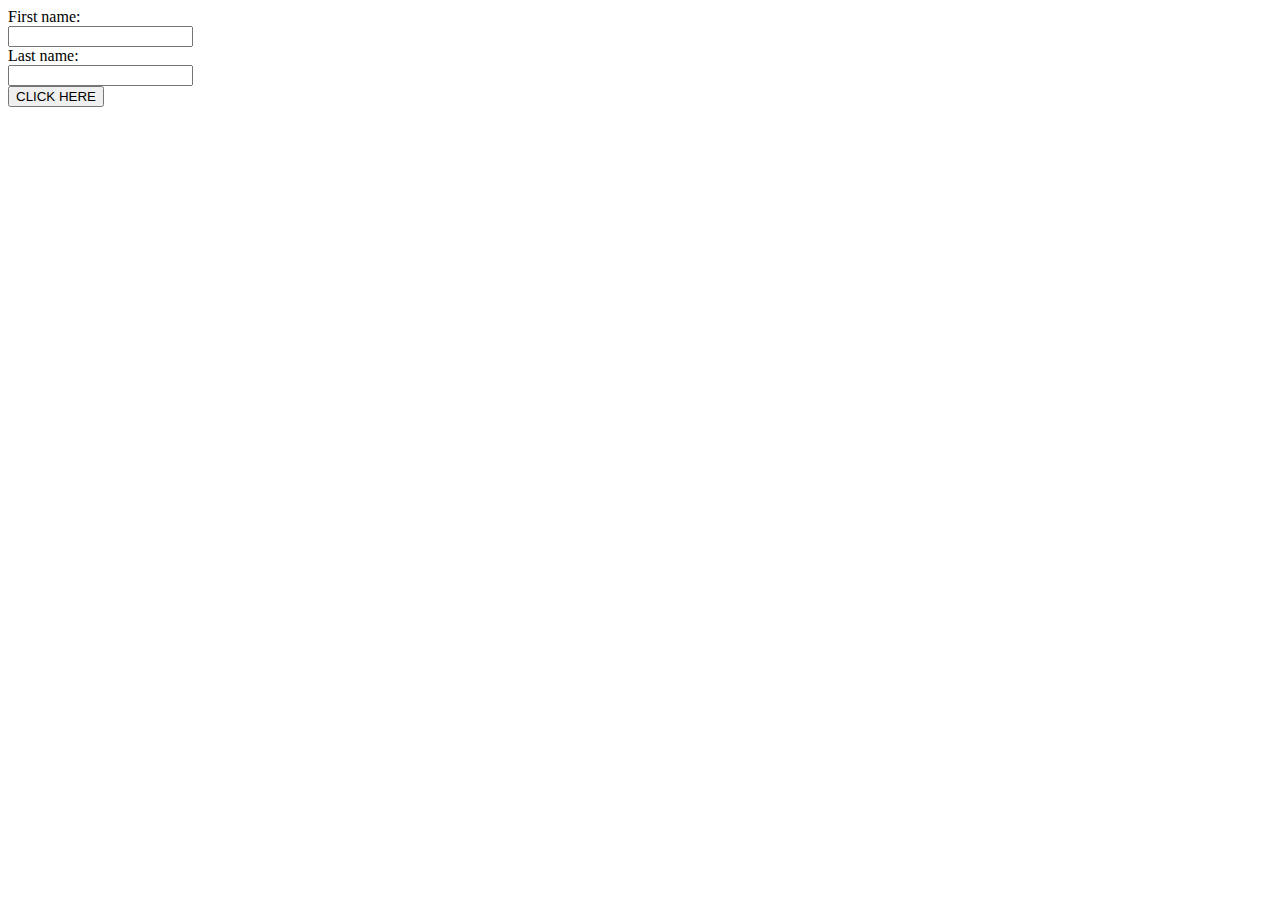
<file: login.html>
<!DOCTYPE html>
<html lang="en">
  <head>
    <meta charset="UTF-8" />
    <meta http-equiv="X-UA-Compatible" content="IE=edge" />
    <meta name="viewport" content="width=device-width, initial-scale=1.0" />
    <title>Document</title>
    <script src="script.js"></script>
  </head>
  <body>
    <form>
      <label id="indicator"> </label>
      <label for="fname">First name:</label><br />
      <input type="text" id="fname" name="fname" /><br />
      <label for="lname">Last name:</label><br />
      <input type="password" id="lname" name="lname" />
      <br />
      <button onclick="myfunction()">CLICK HERE</button>
    </form>
  </body>
</html>
</file>
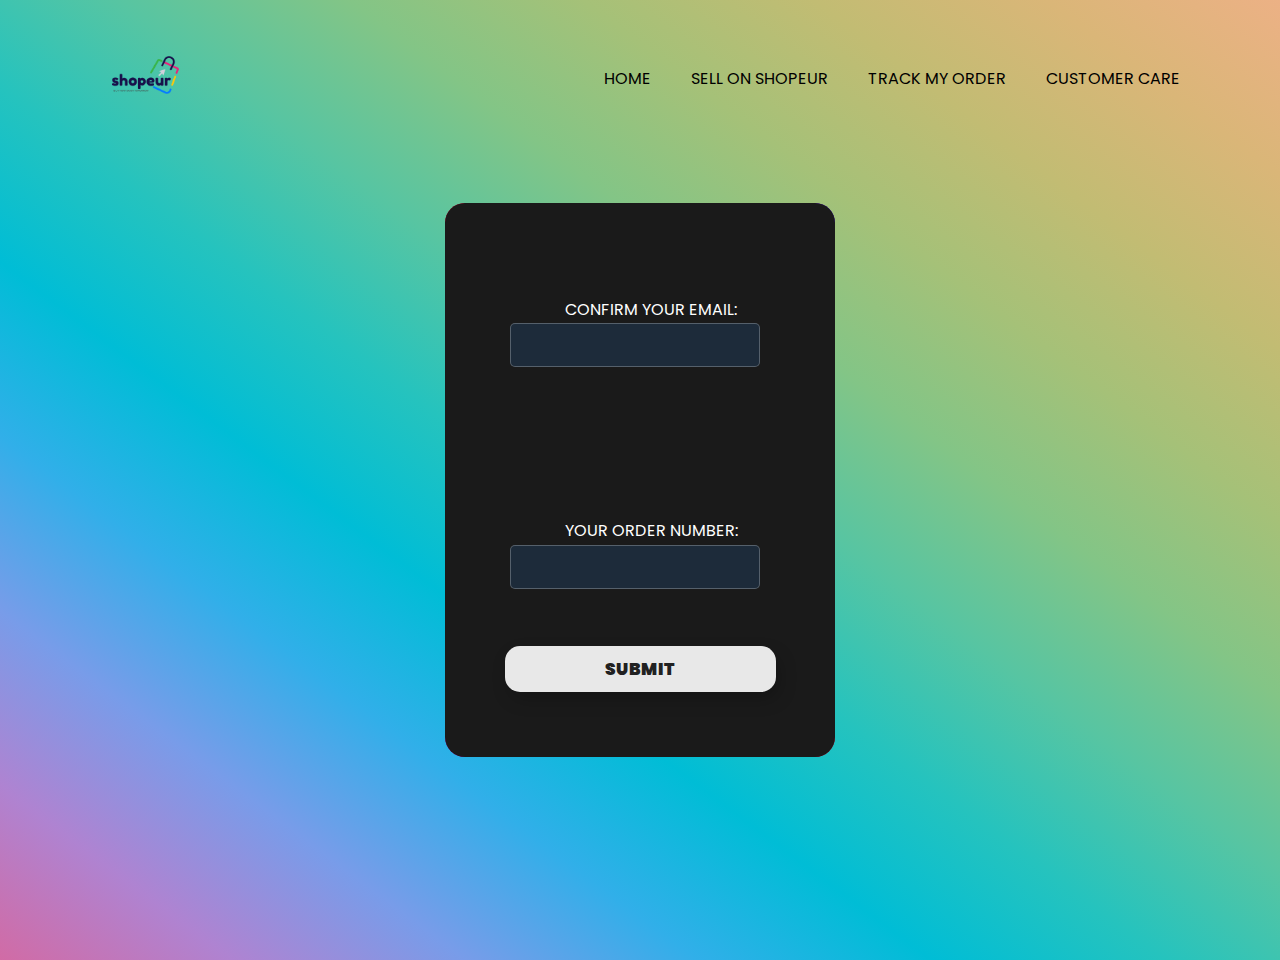
<file: E-COMMERCE WEB/box.html>
<!DOCTYPE html>
<html lang="en">
<head>
    <meta charset="UTF-8">
    <meta name="viewport" content="width=device-width, initial-scale=1.0">
    <Title> Shopeur </Title>
    <link rel="stylesheet" href="box.css">
    <link rel="shortcut icon" type="home-icon" href="images/tablogo3.ico">
</head>
<body2>
    <section class="main">
        <header>
            <a href="#"><img src="images/logo.png" class="logo"></a>
            <div class="toggle"></div>
            <ul class="navigation">
                <li><a href="index.htm">HOME</a></li>
                <li><a href="#">SELL ON SHOPEUR</a></li>
                <li><a href="#">TRACK MY ORDER</a></li>
                <li><a href="#">CUSTOMER CARE</a></li>
            </ul>
        </header>
</body2>
<body>
<div class="card">
    <div class="card2">
        <div class="inputBox">
            <input type="text" required="required">
            <span>Confirm your email:</span>
        </div>    
        <div class="inputBox">
            <input type="text" required="required">
            <span>Your Order Number:</span>
        </div>
        <button type="submit" class="btn">SUBMIT</button>
        </div>
    </div>
  </div>
</body>

</html>
</file>
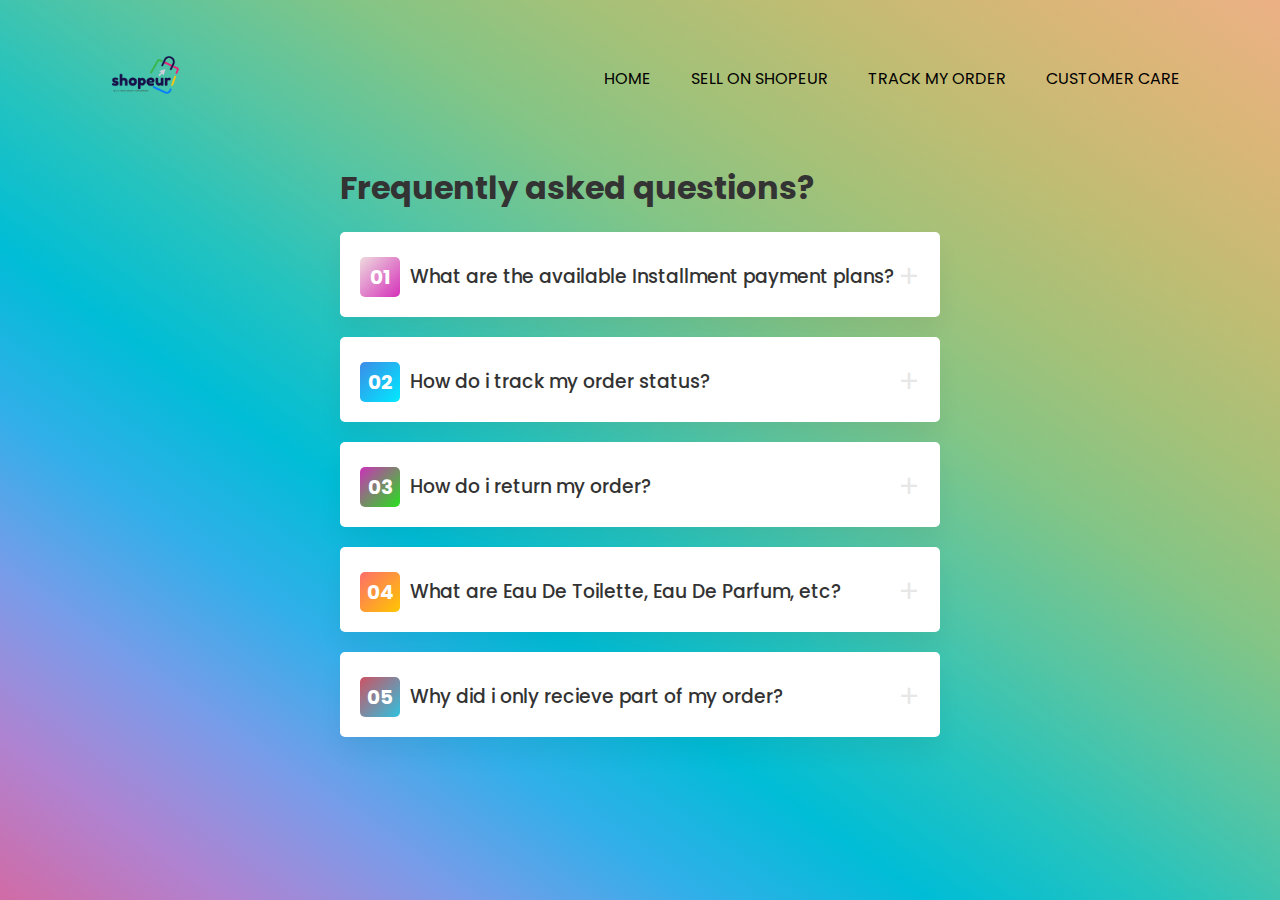
<file: E-COMMERCE WEB/care.html>
<!DOCTYPE html>
<html lang="en">
<head>
    <meta charset="UTF-8">
    <meta name="viewport" content="width=device-width, initial-scale=1.0">
    <Title> Shopeur </Title>
    <link rel="stylesheet" href="care.css">
    <link rel="shortcut icon" type="home-icon" href="images/tablogo3.ico">
</head>

<section class="main">
    <header>
        <a href="home.html"><img src="images/logo.png" class="logo"></a>
        <div class="toggle"></div>
        <ul class="navigation">
            <li><a href="home.html">HOME</a></li>
            <li><a href="sell.html">SELL ON SHOPEUR</a></li>
            <li><a href="track.html">TRACK MY ORDER</a></li>
            <li><a href="care.html">CUSTOMER CARE</a></li>
        </ul>
    </header>
<body>
    <div class="container">
        <h1>Frequently asked questions?</h1>
        <div class="tab">
            <input type="radio" name="acc" id="acc1">
            <label for="acc1">
                <h2>01</h2>
                <h3>What are the available Installment payment plans?</h3>
            </label>
            <div class="content"><p>I. For Credit card holders</p><p><b>A.</b> BDO Credit card</p><p>BDO Credit Card We offer 3-month, 6-month, 12-month, 18-month, 24-month and 36-month payment installations to all BDO credit cardholders. Minimum purchase for BDO Installment is Php 2,000</p>
                <p><b>B.</b> Mastercard</p><p>Mastercard We offer 3-month, 6-month, 12-month installations to all Mastercard holders.</p>
            </div>
        </div>
        <div class="tab">
            <input type="radio" name="acc" id="acc2">
            <label for="acc2">
                <h2>02</h2>
                <h3>How do i track my order status?</h3>
            </label>
            <div class="content"><p><b>I.</b> Go to our site Shopeur.ph, then click track my order and u need to put your email and order numbers.</p>
            </div>
        </div>        
        <div class="tab">
            <input type="radio" name="acc" id="acc3">
            <label for="acc3">
                <h2>03</h2>
                <h3>How do i return my order?</h3>
            </label>
            <div class="content"><p><b>I.</b><b> A.</b> You may return your order for a refund or replacement to Clothing Shop Online within 30 days of the purchase date by visiting the <a href="#">returns page.</a> You are responsible for inspecting the garments before performing any alterations or embellishments. Depending on the reason for your return, you may be responsible for shipping and handling charges.</p>
                <p><b> B.</b> We highly recommend saving the receipt or tracking details verifying the return of your goods. If you have a problem or discrepancy (including shortages, damages, etc.) with an order contact us within 72 hours of receiving goods.</p>
                <p><b> C.</b> Please note we are not able to accommodate any style, color or size swap or exchange requests via a replacement order. Items that have been printed, washed, decorated and masks which are final sale items are not eligible for return.</p>
            </div>
        </div>
        <div class="tab">
            <input type="radio" name="acc" id="acc4">
            <label for="acc4">
                <h2>04</h2>
                <h3>What are Eau De Toilette, Eau De Parfum, etc?</h3>
            </label>
            <div class="content"><p><b>I.</b> These terms refer to the strength of the fragrance, or more specifically, to how much high grade alcohol and/or water has been added to the fragrance oils. Parfum (generally the most concentrated form you can buy) has 15-25% perfume oil dissolved in alcohol. Any mixture with a lower proportion of oil to alcohol is an eau (water).</p>
            </div>
        </div>
        <div class="tab">
            <input type="radio" name="acc" id="acc5">
            <label for="acc5">
                <h2>05</h2>
                <h3>Why did i only recieve part of my order?</h3>
            </label>
            <div class="content"><p><b>I.</b> Don't worry, it's on its way! While we do our best to ship all orders in one package, there are times when orders will ship from multiple warehouses. If you did not receive multiple tracking numbers, please reach out to our customer service team for assistance.</p>
            </div>
        </div>
    </div>
</body>
</html>
</file>
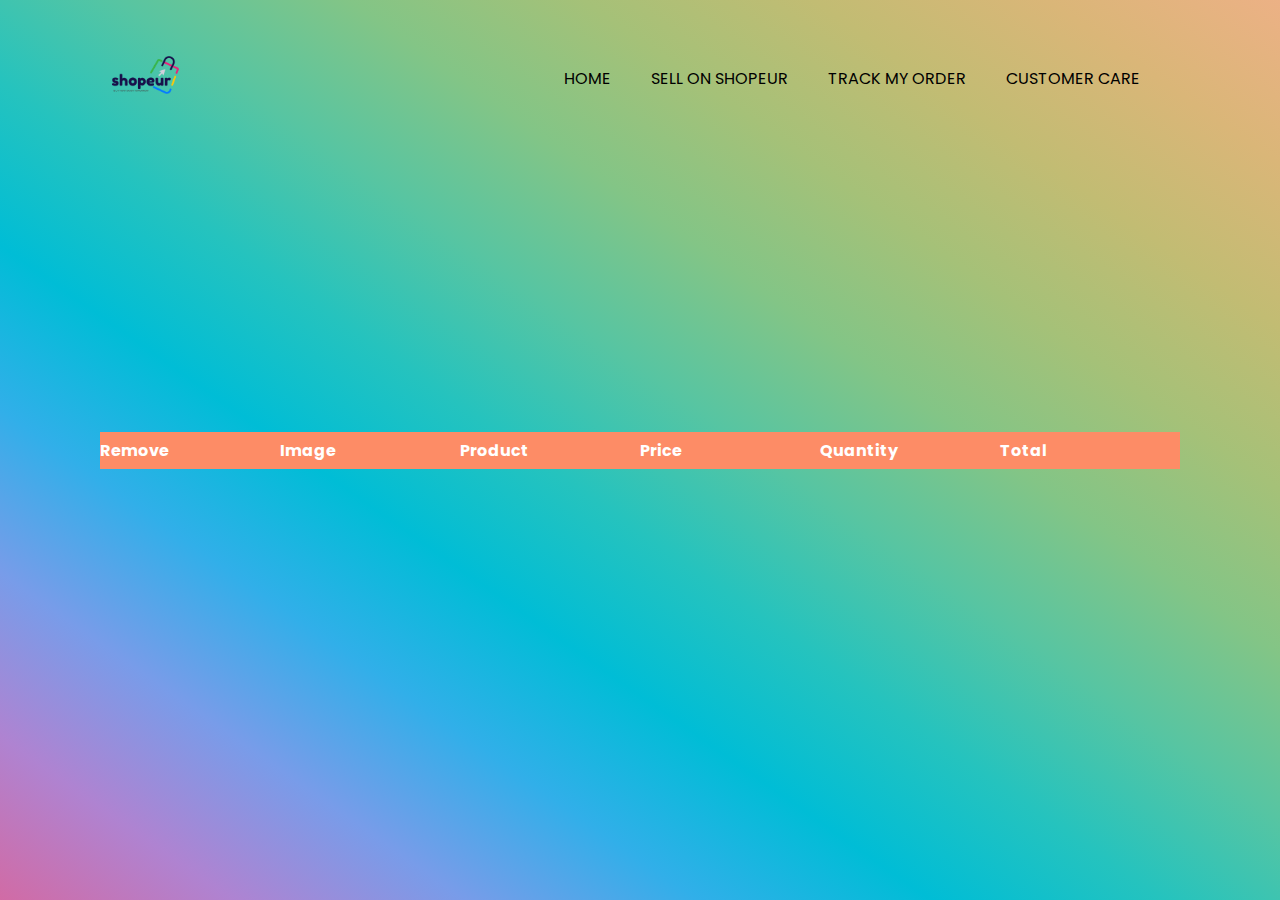
<file: E-COMMERCE WEB/cart.html>
<!DOCTYPE html>
<html lang="en">
<head>
    <meta charset="UTF-8">
    <meta name="viewport" content="width=device-width, initial-scale=1.0">
    <Title> Cart </Title>
    <link rel="stylesheet" href="https://cdnjs.cloudflare.com/ajax/libs/font-awesome/4.7.0/css/font-awesome.css" integrity="sha512-5A8nwdMOWrSz20fDsjczgUidUBR8liPYU+WymTZP1lmY9G6Oc7HlZv156XqnsgNUzTyMefFTcsFH/tnJE/+xBg==" crossorigin="anonymous" referrerpolicy="no-referrer" />
    <link rel="stylesheet" href="cart.css">
    <link rel="shortcut icon" type="home-icon" href="images/tablogo3.ico">
</head>
<body>
    <section class="main">
        <header>
            <a href="home.htm"><img src="images/logo.png" class="logo"></a>
            <div class="toggle"></div>
            <ul class="navigation">
                <li><a href="home.html">HOME</a></li>
                <li><a href="sell.html">SELL ON SHOPEUR</a></li>
                <li><a href="track.html">TRACK MY ORDER</a></li>
                <li><a href="care.html">CUSTOMER CARE</a></li>
                <li><a href="#"><ion-icon name="cart-outline"></ion-icon></a></li>
            </ul>
        </header>
<section2 id="cart-container" class="container my-5">
    <table width="100%">
        <thead>
            <tr>
                <td>Remove</td>
                <td>Image</td>
                <td>Product</td>
                <td>Price</td>
                <td>Quantity</td>
                <td>Total</td>
           </tr>
        </thead>
        <tbody>
            <tr>
                <td><a href="#"><ion-icon name="trash-outline"></ion-icon></i></a></td>
            </tr>
        </tbody>
    </table>
</section2>

    </section>
    </body>
    </html>
</file>
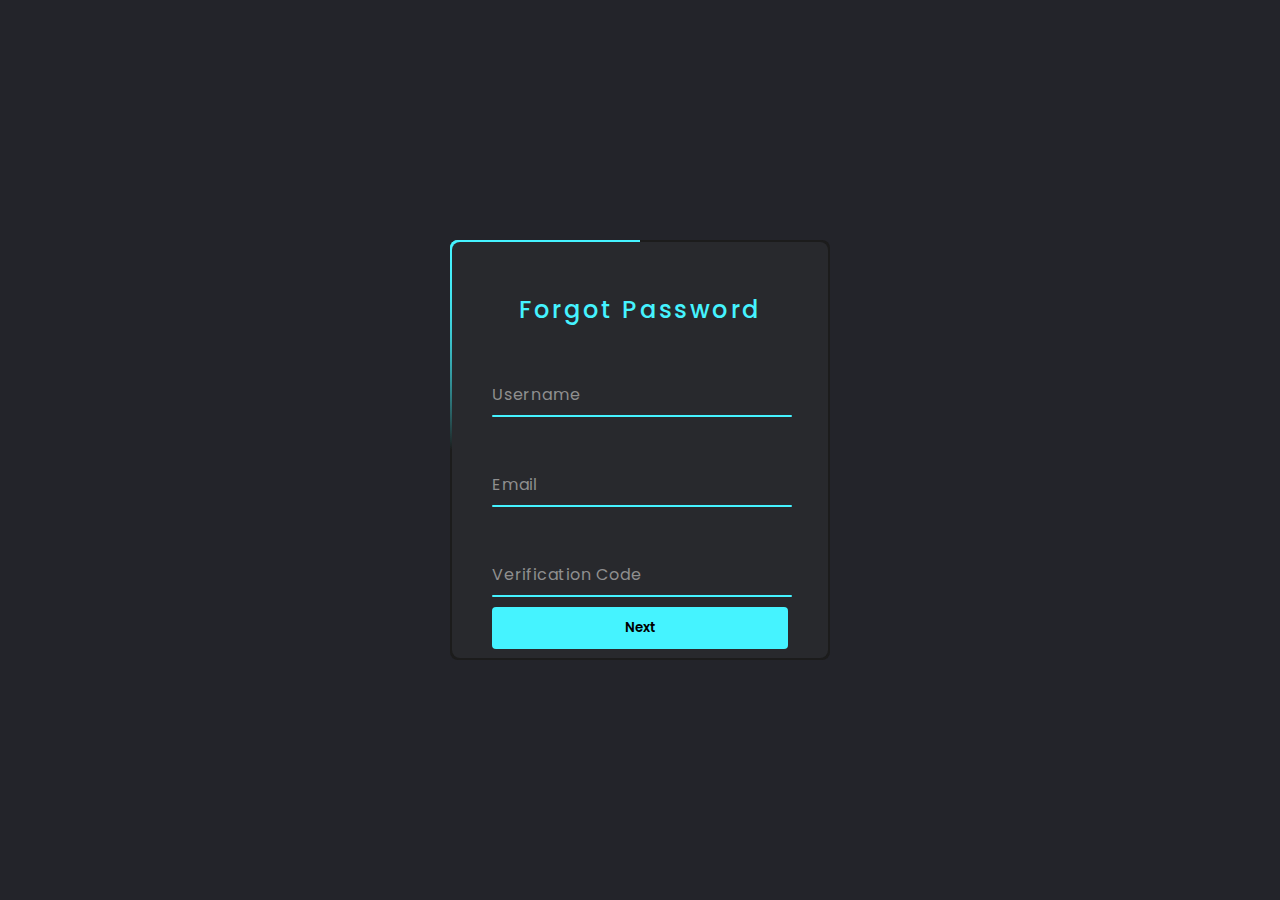
<file: E-COMMERCE WEB/forgot.html>
<!DOCTYPE html>
<html lang="en">
  <head>
    <meta charset="UTF-8" />
    <title>Forgot password</title>
    <link rel="stylesheet" href="forgot.css" />
  </head>
  <body>
    <div class="box">
      <form autocomplete="off">
        <h2>Forgot Password</h2>
        <div class="inputBox">
          <input type="text" required="required" />
          <span>Username</span>
          <i></i>
        </div>
        <div class="inputBox">
          <input type="password" required="required" />
          <span>Email</span>
          <i></i>
        </div>
        <div class="inputBox">
          <input type="password" required="required" />
          <span>Verification Code</span>
          <i></i>
        </div>
        <input type="submit" value="Next" />
      </form>
    </div>
  </body>
</html>
</file>
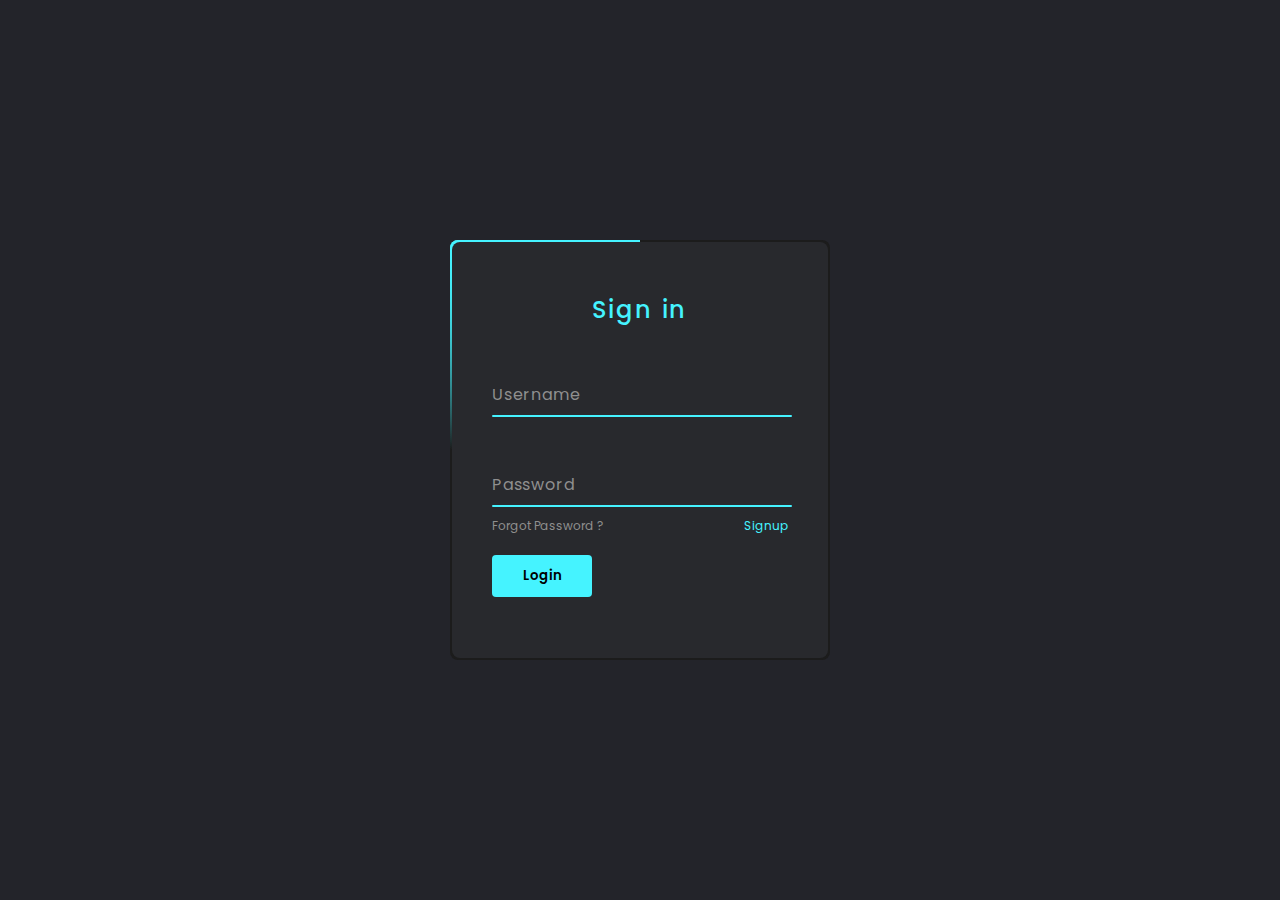
<file: E-COMMERCE WEB/login.html>
<!DOCTYPE html>
<html lang="en">
  <head>
    <meta charset="UTF-8" />
    <title>Login</title>
    <link rel="stylesheet" href="login.css" />
    <link rel="shortcut icon" type="home-icon" href="images/tablogo3.ico" />
  </head>
  <body>
    <div class="box">
      <form autocomplete="off">
        <h2>Sign in</h2>
        <div class="inputBox">
          <input type="text" required="required" />
          <span>Username</span>
          <i></i>
        </div>
        <div class="inputBox">
          <input type="password" required="required" />
          <span>Password</span>
          <i></i>
        </div>
        <div class="links">
          <a href="forgot.html">Forgot Password ?</a>
          <a href="signup.html">Signup</a>
        </div>
        <input type="submit" value="Login" />
      </form>
    </div>
  </body>
</html>
</file>
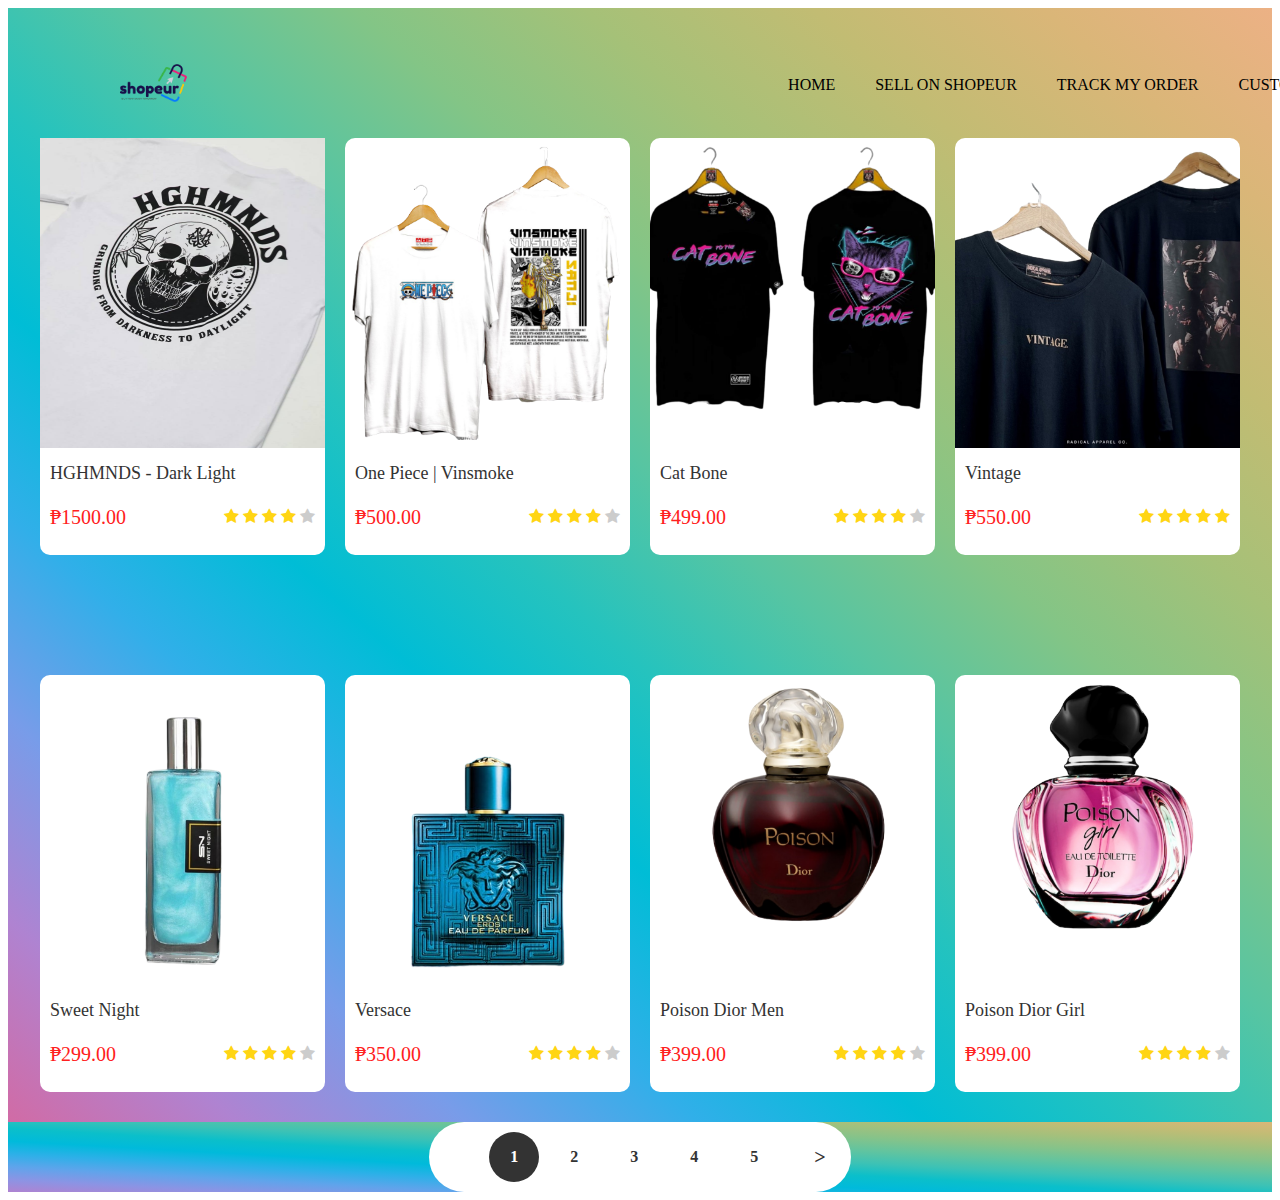
<file: E-COMMERCE WEB/sell.html>
<!DOCTYPE html>
<html lang="en">
<head>
    <meta charset="UTF-8">
    <meta name="viewport" content="width=device-width, initial-scale=1.0">
    <Title> Sell on Shopeur </Title>
    <link rel="stylesheet" href="https://cdnjs.cloudflare.com/ajax/libs/font-awesome/4.7.0/css/font-awesome.css" integrity="sha512-5A8nwdMOWrSz20fDsjczgUidUBR8liPYU+WymTZP1lmY9G6Oc7HlZv156XqnsgNUzTyMefFTcsFH/tnJE/+xBg==" crossorigin="anonymous" referrerpolicy="no-referrer" />
    <link rel="stylesheet" href="sell.css">
    <link rel="shortcut icon" type="home-icon" href="images/tablogo3.ico">
</head>
<body>
    <section class="main">
        <header>
            <a href="home.html"><img src="images/logo.png" class="logo"></a>
            <div class="toggle"></div>
            <ul class="navigation">
                <li><a href="home.html">HOME</a></li>
                <li><a href="sell.html">SELL ON SHOPEUR</a></li>
                <li><a href="track.html">TRACK MY ORDER</a></li>
                <li><a href="care.html">CUSTOMER CARE</a></li>
            </ul>
        </header>
        <div class="container">
            <div class="card">
                <div class="imgBx">
                    <img src="images/HGHMNDS - DARK LIGHT.jpg">
                <ul class="action">
                    <li><i class="fa fa-heart" aria-hidden="true"></i>
                        <span>Add to Wishlist</span>
                    </li>
                    <li><i class="fa fa-shopping-cart" aria-hidden="true"></i>
                        <span>Add to Cart</span>
                    </li>
                    <li><i class="fa fa-eye" aria-hidden="true"></i>
                        <span>View Details</span>
                    </li>
                </ul>
                </div>
                <div class="content">
                    <div class="productName">
                        <h3>HGHMNDS - Dark Light</h3>
                    </div>
                <div class="price_rating">
                        <h2>₱1500.00</h2>
                <div class="rating">
                    <i class="fa fa-star" aria-hidden="true"></i>
                    <i class="fa fa-star" aria-hidden="true"></i>
                    <i class="fa fa-star" aria-hidden="true"></i>
                    <i class="fa fa-star" aria-hidden="true"></i>
                    <i class="fa grey fa-star" aria-hidden="true"></i>
                </div>
                </div>
            </div>
        </div>
        <div class="card">
                <div class="imgBx">
                    <img src="images/clothingline3.png">
                <ul class="action">
                    <li><i class="fa fa-heart" aria-hidden="true"></i>
                        <span>Add to Wishlist</span>
                    </li>
                    <li><i class="fa fa-shopping-cart" aria-hidden="true"></i>
                        <span>Add to Cart</span>
                    </li>
                    <li><i class="fa fa-eye" aria-hidden="true"></i>
                        <span>View Details</span>
                    </li>
                </ul>
                </div>
            <div class="content">
                <div class="productName">
                    <h3>One Piece | Vinsmoke </h3>
                </div>
                <div class="price_rating">
                    <h2>₱500.00</h2>
                <div class="rating">
                    <i class="fa fa-star" aria-hidden="true"></i>
                    <i class="fa fa-star" aria-hidden="true"></i>
                    <i class="fa fa-star" aria-hidden="true"></i>
                    <i class="fa fa-star" aria-hidden="true"></i>
                    <i class="fa fa-star grey" aria-hidden="true"></i>
                </div>
                </div>
            </div>
        </div>
        <div class="card">
                <div class="imgBx">
                    <img src="images/clothingline4.png">
                <ul class="action">
                    <li><i class="fa fa-heart" aria-hidden="true"></i>
                        <span>Add to Wishlist</span>
                    </li>
                    <li><i class="fa fa-shopping-cart" aria-hidden="true"></i>
                        <span>Add to Cart</span>
                    </li>
                    <li><i class="fa fa-eye" aria-hidden="true"></i>
                        <span>View Details</span>
                    </li>
                </ul>
                </div>
            <div class="content">
                    <div class="productName">
                        <h3>Cat Bone</h3>
                    </div>
                <div class="price_rating">
                    <h2>₱499.00</h2>
                <div class="rating">
                    <i class="fa fa-star" aria-hidden="true"></i>
                    <i class="fa fa-star" aria-hidden="true"></i>
                    <i class="fa fa-star" aria-hidden="true"></i>
                    <i class="fa fa-star" aria-hidden="true"></i>
                    <i class="fa fa-star grey" aria-hidden="true"></i>
                </div>
                </div>
            </div>
        </div>
        <div class="card">
                <div class="imgBx">
                    <img src="images/clothingline5.png">
                <ul class="action">
                    <li><i class="fa fa-heart" aria-hidden="true"></i>
                        <span>Add to Wishlist</span>
                    </li>
                    <li><i class="fa fa-shopping-cart" aria-hidden="true"></i>
                        <span>Add to Cart</span>
                    </li>
                    <li><i class="fa fa-eye" aria-hidden="true"></i>
                        <span>View Details</span>
                    </li>
                </ul>
                </div>
            <div class="content">
                <div class="productName">
                    <h3>Vintage</h3>
                </div>
                <div class="price_rating">
                    <h2>₱550.00</h2>
                <div class="rating">
                    <i class="fa fa-star" aria-hidden="true"></i>
                    <i class="fa fa-star" aria-hidden="true"></i>
                    <i class="fa fa-star" aria-hidden="true"></i>
                    <i class="fa fa-star" aria-hidden="true"></i>
                    <i class="fa fa-star" aria-hidden="true"></i>
                </div>
                </div>
            </div>
        </div>
        <div class="card">
            <div class="imgBx">
                <img src="images/sweetnight.png">
            <ul class="action">
                <li><i class="fa fa-heart" aria-hidden="true"></i>
                    <span>Add to Wishlist</span>
                </li>
                <li><i class="fa fa-shopping-cart" aria-hidden="true"></i>
                    <span>Add to Cart</span>
                </li>
                <li><i class="fa fa-eye" aria-hidden="true"></i>
                    <span>View Details</span>
                </li>
            </ul>
            </div>
            <div class="content">
                <div class="productName">
                    <h3>Sweet Night</h3>
                </div>
                <div class="price_rating">
                    <h2>₱299.00</h2>
                <div class="rating">
                    <i class="fa fa-star" aria-hidden="true"></i>
                    <i class="fa fa-star" aria-hidden="true"></i>
                    <i class="fa fa-star" aria-hidden="true"></i>
                    <i class="fa fa-star" aria-hidden="true"></i>
                    <i class="fa fa-star grey" aria-hidden="true"></i>
                </div>
                </div>
            </div>
        </div>
        <div class="card">
            <div class="imgBx">
                <img src="images/versace.jpg">
            <ul class="action">
                <li><i class="fa fa-heart" aria-hidden="true"></i>
                    <span>Add to Wishlist</span>
                </li>
                <li><i class="fa fa-shopping-cart" aria-hidden="true"></i>
                    <span>Add to Cart</span>
                </li>
                <li><i class="fa fa-eye" aria-hidden="true"></i>
                    <span>View Details</span>
                </li>
            </ul>
            </div>
            <div class="content">
                <div class="productName">
                    <h3>Versace</h3>
                </div>
                <div class="price_rating">
                    <h2>₱350.00</h2>
                <div class="rating">
                    <i class="fa fa-star" aria-hidden="true"></i>
                    <i class="fa fa-star" aria-hidden="true"></i>
                    <i class="fa fa-star" aria-hidden="true"></i>
                    <i class="fa fa-star" aria-hidden="true"></i>
                    <i class="fa fa-star grey" aria-hidden="true"></i>
                </div>
                </div>
            </div>
        </div>
        <div class="card">
            <div class="imgBx">
                <img src="images/poisondior.png">
            <ul class="action">
                <li><i class="fa fa-heart" aria-hidden="true"></i>
                    <span>Add to Wishlist</span>
                </li>
                <li><i class="fa fa-shopping-cart" aria-hidden="true"></i>
                    <span>Add to Cart</span>
                </li>
                <li><i class="fa fa-eye" aria-hidden="true"></i>
                    <span>View Details</span>
                </li>
            </ul>
            </div>
            <div class="content">
                <div class="productName">
                    <h3>Poison Dior Men</h3>
                </div>
                <div class="price_rating">
                    <h2>₱399.00</h2>
                <div class="rating">
                    <i class="fa fa-star" aria-hidden="true"></i>
                    <i class="fa fa-star" aria-hidden="true"></i>
                    <i class="fa fa-star" aria-hidden="true"></i>
                    <i class="fa fa-star" aria-hidden="true"></i>
                    <i class="fa fa-star grey" aria-hidden="true"></i>
                </div>
                </div>
            </div>
        </div>
        <div class="card">
            <div class="imgBx">
                <img src="images/poisondiorgirl.png">
            <ul class="action">
                <li><i class="fa fa-heart" aria-hidden="true"></i>
                    <span>Add to Wishlist</span>
                </li>
                <li><i class="fa fa-shopping-cart" aria-hidden="true"></i>
                    <span>Add to Cart</span>
                </li>
                <li><i class="fa fa-eye" aria-hidden="true"></i>
                    <span>View Details</span>
                </li>
            </ul>
            </div>
            <div class="content">
                <div class="productName">
                    <h3>Poison Dior Girl</h3>
                </div>
                <div class="price_rating">
                    <h2>₱399.00</h2>
                <div class="rating">
                    <i class="fa fa-star" aria-hidden="true"></i>
                    <i class="fa fa-star" aria-hidden="true"></i>
                    <i class="fa fa-star" aria-hidden="true"></i>
                    <i class="fa fa-star" aria-hidden="true"></i>
                    <i class="fa fa-star grey" aria-hidden="true"></i>
                </div>
                </div>
            </div>
        </div>
    </section>
    <body2>
        <ul2 class="pagination">
            <li><a href="#" class="prev"></a></li>
            <li class="pageNumber active"><a href="sell.html">1</a></li>
            <li class="pageNumber"><a href="sellpage2.html">2</a></li>
            <li class="pageNumber"><a href="sellpage3.html">3</a></li>
            <li class="pageNumber"><a href="sellpage4.html">4</a></li>
            <li class="pageNumber"><a href="sellpage5.html">5</a></li>
            <li><a href="sellpage6.html" class="next">></a></li>
        </ul2>
        <script src="https://code.jquery.com/jquery-3.4.1.js"></script>
        <script type="text/javascript">
            $(document).ready(function(){
                $('.next').click(function(){
                    $('.pagination').find('.pageNumber.active').next().
                    addClass('active');
                    $('.pagination').find('.pageNumber.active').prev().
                    removeClass('active');
                })
                $('.prev').click(function(){
                    $('.pagination').find('.pageNumber.active').prev().
                    addClass('active');
                    $('.pagination').find('.pageNumber.active').next().
                    removeClass('active');
                })
            })
        </script>
    </body2>
</body>
</html>
</file>
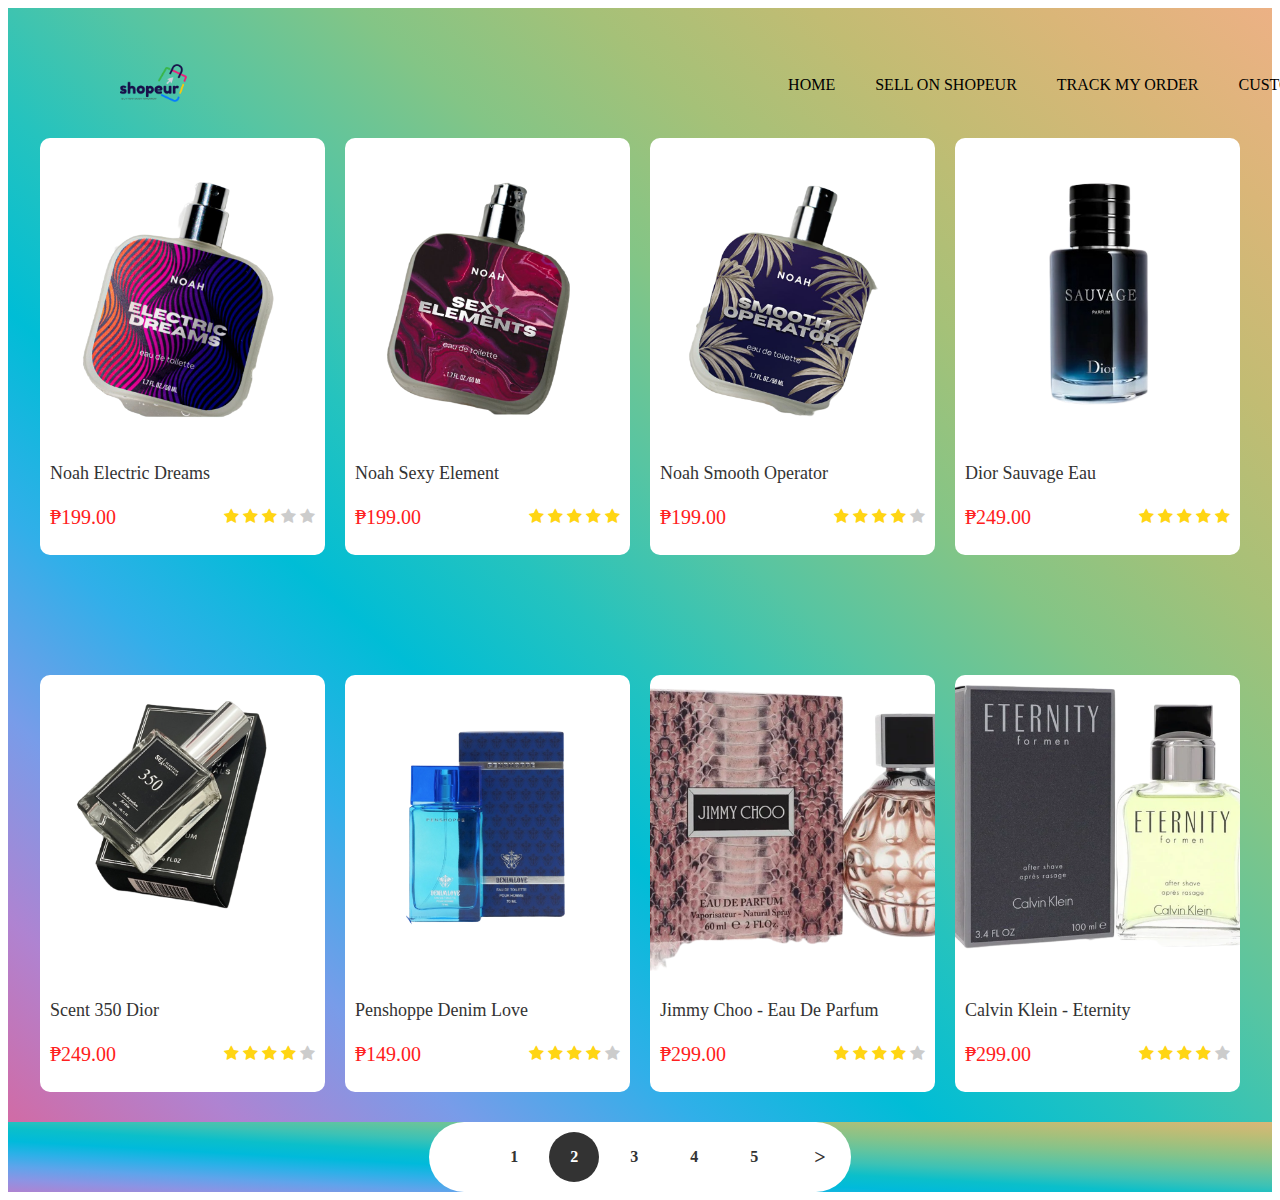
<file: E-COMMERCE WEB/sellpage2.html>
<!DOCTYPE html>
<html lang="en">
<head>
    <meta charset="UTF-8">
    <meta name="viewport" content="width=device-width, initial-scale=1.0">
    <Title> Sell on Shopeur </Title>
    <link rel="stylesheet" href="https://cdnjs.cloudflare.com/ajax/libs/font-awesome/4.7.0/css/font-awesome.css" integrity="sha512-5A8nwdMOWrSz20fDsjczgUidUBR8liPYU+WymTZP1lmY9G6Oc7HlZv156XqnsgNUzTyMefFTcsFH/tnJE/+xBg==" crossorigin="anonymous" referrerpolicy="no-referrer" />
    <link rel="stylesheet" href="sellpage2.css">
    <link rel="shortcut icon" type="home-icon" href="images/tablogo3.ico">
</head>
<body>
    <section class="main">
        <header>
            <a href="home.html"><img src="images/logo.png" class="logo"></a>
            <div class="toggle"></div>
            <ul class="navigation">
                <li><a href="home.html">HOME</a></li>
                <li><a href="sell.html">SELL ON SHOPEUR</a></li>
                <li><a href="track.html">TRACK MY ORDER</a></li>
                <li><a href="care.html">CUSTOMER CARE</a></li>
            </ul>
        </header>
        <div class="container">
            <div class="card">
                <div class="imgBx">
                    <img src="images/NoahElectricDreamsEauDeToilette.png">
                <ul class="action">
                    <li><i class="fa fa-heart" aria-hidden="true"></i>
                        <span>Add to Wishlist</span>
                    </li>
                    <li><i class="fa fa-shopping-cart" aria-hidden="true"></i>
                        <span>Add to Cart</span>
                    </li>
                    <li><i class="fa fa-eye" aria-hidden="true"></i>
                        <span>View Details</span>
                    </li>
                </ul>
                </div>
                <div class="content">
                    <div class="productName">
                        <h3>Noah Electric Dreams</h3>
                    </div>
                <div class="price_rating">
                        <h2>₱199.00</h2>
                <div class="rating">
                    <i class="fa fa-star" aria-hidden="true"></i>
                    <i class="fa fa-star" aria-hidden="true"></i>
                    <i class="fa fa-star" aria-hidden="true"></i>
                    <i class="fa grey fa-star" aria-hidden="true"></i>
                    <i class="fa grey fa-star" aria-hidden="true"></i>
                </div>
                </div>
            </div>
        </div>
        <div class="card">
                <div class="imgBx">
                    <img src="images/NoahSexyElementsEauDeToilette.png">
                <ul class="action">
                    <li><i class="fa fa-heart" aria-hidden="true"></i>
                        <span>Add to Wishlist</span>
                    </li>
                    <li><i class="fa fa-shopping-cart" aria-hidden="true"></i>
                        <span>Add to Cart</span>
                    </li>
                    <li><i class="fa fa-eye" aria-hidden="true"></i>
                        <span>View Details</span>
                    </li>
                </ul>
                </div>
            <div class="content">
                <div class="productName">
                    <h3>Noah Sexy Element </h3>
                </div>
                <div class="price_rating">
                    <h2>₱199.00</h2>
                <div class="rating">
                    <i class="fa fa-star" aria-hidden="true"></i>
                    <i class="fa fa-star" aria-hidden="true"></i>
                    <i class="fa fa-star" aria-hidden="true"></i>
                    <i class="fa fa-star" aria-hidden="true"></i>
                    <i class="fa fa-star" aria-hidden="true"></i>
                </div>
                </div>
            </div>
        </div>
        <div class="card">
                <div class="imgBx">
                    <img src="images/NoahSmooth OperatorEauDe Toilette.png">
                <ul class="action">
                    <li><i class="fa fa-heart" aria-hidden="true"></i>
                        <span>Add to Wishlist</span>
                    </li>
                    <li><i class="fa fa-shopping-cart" aria-hidden="true"></i>
                        <span>Add to Cart</span>
                    </li>
                    <li><i class="fa fa-eye" aria-hidden="true"></i>
                        <span>View Details</span>
                    </li>
                </ul>
                </div>
            <div class="content">
                    <div class="productName">
                        <h3>Noah Smooth Operator</h3>
                    </div>
                <div class="price_rating">
                    <h2>₱199.00</h2>
                <div class="rating">
                    <i class="fa fa-star" aria-hidden="true"></i>
                    <i class="fa fa-star" aria-hidden="true"></i>
                    <i class="fa fa-star" aria-hidden="true"></i>
                    <i class="fa fa-star " aria-hidden="true"></i>
                    <i class="fa fa-star grey" aria-hidden="true"></i>
                </div>
                </div>
            </div>
        </div>
        <div class="card">
                <div class="imgBx">
                    <img src="images/DiorSauvageEau.png">
                <ul class="action">
                    <li><i class="fa fa-heart" aria-hidden="true"></i>
                        <span>Add to Wishlist</span>
                    </li>
                    <li><i class="fa fa-shopping-cart" aria-hidden="true"></i>
                        <span>Add to Cart</span>
                    </li>
                    <li><i class="fa fa-eye" aria-hidden="true"></i>
                        <span>View Details</span>
                    </li>
                </ul>
                </div>
            <div class="content">
                <div class="productName">
                    <h3>Dior Sauvage Eau</h3>
                </div>
                <div class="price_rating">
                    <h2>₱249.00</h2>
                <div class="rating">
                    <i class="fa fa-star" aria-hidden="true"></i>
                    <i class="fa fa-star" aria-hidden="true"></i>
                    <i class="fa fa-star" aria-hidden="true"></i>
                    <i class="fa fa-star" aria-hidden="true"></i>
                    <i class="fa fa-star" aria-hidden="true"></i>
                </div>
                </div>
            </div>
        </div>
        <div class="card">
            <div class="imgBx">
                <img src="images/Scent 350 Dior Sauvage.png">
            <ul class="action">
                <li><i class="fa fa-heart" aria-hidden="true"></i>
                    <span>Add to Wishlist</span>
                </li>
                <li><i class="fa fa-shopping-cart" aria-hidden="true"></i>
                    <span>Add to Cart</span>
                </li>
                <li><i class="fa fa-eye" aria-hidden="true"></i>
                    <span>View Details</span>
                </li>
            </ul>
            </div>
            <div class="content">
                <div class="productName">
                    <h3>Scent 350 Dior</h3>
                </div>
                <div class="price_rating">
                    <h2>₱249.00</h2>
                <div class="rating">
                    <i class="fa fa-star" aria-hidden="true"></i>
                    <i class="fa fa-star" aria-hidden="true"></i>
                    <i class="fa fa-star" aria-hidden="true"></i>
                    <i class="fa fa-star" aria-hidden="true"></i>
                    <i class="fa fa-star grey" aria-hidden="true"></i>
                </div>
                </div>
            </div>
        </div>
        <div class="card">
            <div class="imgBx">
                <img src="images/PenshoppeDenimLoveEauDeToilette.png">
            <ul class="action">
                <li><i class="fa fa-heart" aria-hidden="true"></i>
                    <span>Add to Wishlist</span>
                </li>
                <li><i class="fa fa-shopping-cart" aria-hidden="true"></i>
                    <span>Add to Cart</span>
                </li>
                <li><i class="fa fa-eye" aria-hidden="true"></i>
                    <span>View Details</span>
                </li>
            </ul>
            </div>
            <div class="content">
                <div class="productName">
                    <h3>Penshoppe Denim Love</h3>
                </div>
                <div class="price_rating">
                    <h2>₱149.00</h2>
                <div class="rating">
                    <i class="fa fa-star" aria-hidden="true"></i>
                    <i class="fa fa-star" aria-hidden="true"></i>
                    <i class="fa fa-star" aria-hidden="true"></i>
                    <i class="fa fa-star" aria-hidden="true"></i>
                    <i class="fa fa-star grey" aria-hidden="true"></i>
                </div>
                </div>
            </div>
        </div>
        <div class="card">
            <div class="imgBx">
                <img src="images/Jimmy Choo - Eau De Parfum.png">
            <ul class="action">
                <li><i class="fa fa-heart" aria-hidden="true"></i>
                    <span>Add to Wishlist</span>
                </li>
                <li><i class="fa fa-shopping-cart" aria-hidden="true"></i>
                    <span>Add to Cart</span>
                </li>
                <li><i class="fa fa-eye" aria-hidden="true"></i>
                    <span>View Details</span>
                </li>
            </ul>
            </div>
            <div class="content">
                <div class="productName">
                    <h3>Jimmy Choo - Eau De Parfum</h3>
                </div>
                <div class="price_rating">
                    <h2>₱299.00</h2>
                <div class="rating">
                    <i class="fa fa-star" aria-hidden="true"></i>
                    <i class="fa fa-star" aria-hidden="true"></i>
                    <i class="fa fa-star" aria-hidden="true"></i>
                    <i class="fa fa-star" aria-hidden="true"></i>
                    <i class="fa fa-star grey" aria-hidden="true"></i>
                </div>
                </div>
            </div>
        </div>
        <div class="card">
            <div class="imgBx">
                <img src="images/Calvin Klein - After Shave.png">
            <ul class="action">
                <li><i class="fa fa-heart" aria-hidden="true"></i>
                    <span>Add to Wishlist</span>
                </li>
                <li><i class="fa fa-shopping-cart" aria-hidden="true"></i>
                    <span>Add to Cart</span>
                </li>
                <li><i class="fa fa-eye" aria-hidden="true"></i>
                    <span>View Details</span>
                </li>
            </ul>
            </div>
            <div class="content">
                <div class="productName">
                    <h3>Calvin Klein - Eternity</h3>
                </div>
                <div class="price_rating">
                    <h2>₱299.00</h2>
                <div class="rating">
                    <i class="fa fa-star" aria-hidden="true"></i>
                    <i class="fa fa-star" aria-hidden="true"></i>
                    <i class="fa fa-star" aria-hidden="true"></i>
                    <i class="fa fa-star" aria-hidden="true"></i>
                    <i class="fa fa-star grey" aria-hidden="true"></i>
                </div>
                </div>
            </div>
        </div>
    </section>
    <body2>
        <ul2 class="pagination">
            <li><a href="#" class="prev"></a></li>
            <li class="pageNumber "><a href="sell.html">1</a></li>
            <li class="pageNumber active"><a href="sellpage2.html">2</a></li>
            <li class="pageNumber"><a href="sellpage3.html">3</a></li>
            <li class="pageNumber"><a href="sellpage4.html">4</a></li>
            <li class="pageNumber"><a href="sellpage5.html">5</a></li>
            <li><a href="sellpage6.html" class="next"> ></a></li>
        </ul2>
        <script src="https://code.jquery.com/jquery-3.4.1.js"></script>
        <script type="text/javascript">
            $(document).ready(function(){
                $('.next').click(function(){
                    $('.pagination').find('.pageNumber.active').next().
                    addClass('active');
                    $('.pagination').find('.pageNumber.active').prev().
                    removeClass('active');
                })
                $('.prev').click(function(){
                    $('.pagination').find('.pageNumber.active').prev().
                    addClass('active');
                    $('.pagination').find('.pageNumber.active').next().
                    removeClass('active');
                })
            })
        </script>
    </body2>
</body>
</html>
</file>
<file: E-COMMERCE WEB/box.css>
@import url("https://fonts.googleapis.com/css?family=Poppins");
* {
  margin: 0;
  padding: 0;
  box-sizing: border-box;
  font-family: "Poppins", sans-serif;
}
body {
  position: relative;
  min-height: 100vh;
  display: flex;
  justify-content: center;
  align-items: center;
  flex-direction: column;
  padding: 30px 100px;
  background-image: linear-gradient(
    to right top,
    #d16ba5,
    #af83d1,
    #789ce9,
    #31afe9,
    #00bdd6,
    #25c3be,
    #57c5a2,
    #83c586,
    #a5c178,
    #c2bc73,
    #dab678,
    #ecb185
  );
}
.card {
  width: 390px;
  height: 554px;
  background-image: linear-gradient(
    to right top,
    #b600c8,
    #b30053,
    #ca004a,
    #de003e,
    #ee002d,
    #f40035,
    #f9003d,
    #ff0045,
    #9b0158,
    #e80095,
    #fd0068,
    #1e00f9
  );
  border-radius: 20px;
  -webkit-transition: all 0.3s;
  transition: all 0.3s;
  text-align: center;
  justify-content: center;
  align-items: center;
}

.card2 {
  width: 390px;
  height: 554px;
  background-color: #1a1a1a;
  border-radius: 20px;
  -webkit-transition: all 0.2s;
  transition: all 0.2s;
}

.card2:hover {
  -webkit-transform: scale(0.98);
  -ms-transform: scale(0.98);
  transform: scale(0.98);
  border-radius: 20px;
}

.card:hover {
  -webkit-box-shadow: 0px 0px 30px 1px rgba(0, 255, 117, 0.3);
  box-shadow: 0px 0px 30px 1px rgba(0, 255, 117, 0.3);
}
button {
  padding: 10px 100px;
  border: unset;
  border-radius: 15px;
  color: #212121;
  z-index: 1;
  background: #e8e8e8;
  position: relative;
  font-weight: 1000;
  font-size: 17px;
  -webkit-box-shadow: 4px 8px 19px -3px rgba(0, 0, 0, 0.27);
  box-shadow: 4px 8px 19px -3px rgba(0, 0, 0, 0.27);
  transition: all 250ms;
  overflow: hidden;
  cursor: pointer;
}

button::before {
  content: "";
  position: absolute;
  top: 0;
  left: 0;
  height: 100%;
  width: 0;
  border-radius: 15px;
  background-color: #212121;
  z-index: -1;
  -webkit-box-shadow: 4px 8px 19px -3px rgba(0, 0, 0, 0.27);
  box-shadow: 4px 8px 19px -3px rgba(0, 0, 0, 0.27);
  transition: all 250ms;
}
button:hover {
  color: #e8e8e8;
}
button:hover::before {
  width: 100%;
}
.inputBox {
  position: relative;
  width: 240px;
  height: 40%;
  flex-direction: column;
  display: flex;
}
.inputBox input {
  position: relative;
  width: 250px;
  height: 20%;
  border: 1px solid rgba(255, 255, 255, 0.25);
  background: #1d2b3a;
  border-radius: 5px;
  outline: none;
  color: #fff;
  font-size: 1em;
  transition: 0.5s;
  margin-top: 50%;
  margin-left: 27%;
}
body2 {
  display: flex;
  justify-content: center;
  align-items: center;
  min-height: 100vh;
  flex-direction: column;
  gap: 30px;
}

header {
  position: absolute;
  top: 0;
  left: 0;
  width: 100%;
  padding: 30px 100px;
  display: flex;
  justify-content: space-between;
  align-items: center;
  z-index: 1000;
}
.logo {
  max-width: 90px;
}
.navigation {
  display: flex;
}
.navigation li {
  list-style: none;
}
.navigation li a {
  position: relative;
  color: rgb(0, 0, 0);
  text-decoration: none;
  margin-left: 40px;
}
.inputBox span {
  position: absolute;
  text-align: center;
  width: 190px;
  margin-left: 50%;
  margin-top: 39%;
  display: flex;
  pointer-events: none;
  font-size: 1em;
  color: #fff;
  text-transform: uppercase;
  transition: 0.9s;
}
.inputBox:nth-child(2) input:valid ~ span,
.inputBox:nth-child(2) input:focus ~ span {
  border-left: 1px solid #00dfc4;
  border-right: 1px solid #00dfc4;
  color: #00dfc4;
  border-radius: 2px;
}
.inputBox input:valid ~ span,
.inputBox input:focus ~ span {
  color: #00dfc4;
  transform: translateX(-7px) translateY(10px);
  font-size: 0.85em;
  padding: 0 10px;
  background: #1d2b3a;
  border-left: 1px solid #00dfc4;
  border-right: 1px solid #00dfc4;
  letter-spacing: 0.2em;
}
.inputBox input:valid,
.inputBox input:focus {
  border: 1px solid #00dfc4;
}
</file>
<file: E-COMMERCE WEB/care.css>
@import url("https://fonts.googleapis.com/css?family=Poppins");
* {
  margin: 0;
  padding: 0;
  box-sizing: border-box;
  font-family: "Poppins", sans-serif;
}
.container {
  margin: 0 40px;
  max-width: 600px;
  display: flex;
  flex-direction: column;
  gap: 20px;
}
.main {
  position: relative;
  min-height: 100vh;
  display: flex;
  justify-content: center;
  align-items: center;
  flex-direction: column;
  gap: 30px;
  padding: 30px 100px;
  background-image: linear-gradient(
    to right top,
    #d16ba5,
    #af83d1,
    #789ce9,
    #31afe9,
    #00bdd6,
    #25c3be,
    #57c5a2,
    #83c586,
    #a5c178,
    #c2bc73,
    #dab678,
    #ecb185
  );
}
header {
  position: absolute;
  top: 0;
  left: 0;
  width: 100%;
  padding: 30px 100px;
  display: flex;
  justify-content: space-between;
  align-items: center;
  z-index: 1000;
}
.logo {
  max-width: 90px;
}
.navigation {
  display: flex;
}
.navigation li {
  list-style: none;
}
.navigation li a {
  position: relative;
  color: rgb(0, 0, 0);
  text-decoration: none;
  margin-left: 40px;
}
.container h1 {
  color: #333;
}
.container .tab {
  position: relative;
  background: #fff;
  padding: 0 20px 20px;
  box-shadow: 0 15px 25px rgba(0, 0, 0, 0.05);
  border-radius: 5px;
  overflow: hidden;
}
.container .tab input {
  appearance: none;
}
.container .tab label {
  display: flex;
  align-items: center;
  cursor: pointer;
}
.container .tab label::after {
  content: "+";
  position: absolute;
  right: 20px;
  font-size: 2em;
  color: rgba(0, 0, 0, 0.1);
  transition: transform 1s;
}
.container .tab:hover label::after {
  color: #333;
}
.container .tab input:checked ~ label::after {
  transform: rotate(135deg);
  color: #fff;
}
.container .tab label h2 {
  width: 40px;
  height: 40px;
  background: #333;
  display: flex;
  justify-content: center;
  align-items: center;
  color: #fff;
  font-size: 1.25em;
  border-radius: 5px;
  margin-right: 10px;
}
.container .tab input:checked ~ label h2 {
  position: absolute;
  top: 0;
  left: 0;
  width: 100%;
  height: 100%;
  color: rgba(255, 255, 255, 0.2);
  font-size: 8em;
  justify-content: flex-end;
  padding: 20px;
}
.container .tab:nth-child(2) label h2 {
  background: linear-gradient(135deg, #eedbde, #d430b9);
}
.container .tab:nth-child(3) label h2 {
  background: linear-gradient(135deg, #3c8ce7, #00eaff);
}
.container .tab:nth-child(4) label h2 {
  background: linear-gradient(135deg, #cc31b9, #26e11c);
}
.container .tab:nth-child(5) label h2 {
  background: linear-gradient(135deg, #fd6e6a, #ffc600);
}
.container .tab:nth-child(6) label h2 {
  background: linear-gradient(135deg, #cd5263, #2fc2df);
}
.container .tab label h3 {
  position: relative;
  font-weight: 500;
  color: #333;
  z-index: 10;
}
.container .tab input:checked ~ label h3 {
  background: #fff;
  padding: 2px 10px;
  color: #333;
  border-radius: 2px;
  box-shadow: 0 5px 15px rgba(0, 0, 0, 0.05);
}
.container .tab .content {
  max-height: 0;
  transition: 1s;
  overflow: hidden;
}
.container .tab input:checked ~ .content {
  max-height: 100vh;
}
.container .tab .content p {
  position: relative;
  padding: 10px 0;
  color: #333;
  z-index: 10;
}
.container .tab input:checked ~ .content p {
  color: #fff;
}
</file>
<file: E-COMMERCE WEB/cart.css>
@import url("https://fonts.googleapis.com/css?family=Poppins");
* {
  margin: 0;
  padding: 0;
  box-sizing: border-box;
  font-family: "Poppins", sans-serif;
}
.main {
  position: relative;
  min-height: 100vh;
  display: flex;
  justify-content: center;
  align-items: center;
  flex-direction: column;
  padding: 30px 100px;
  background-image: linear-gradient(
    to right top,
    #d16ba5,
    #af83d1,
    #789ce9,
    #31afe9,
    #00bdd6,
    #25c3be,
    #57c5a2,
    #83c586,
    #a5c178,
    #c2bc73,
    #dab678,
    #ecb185
  );
}
header {
  position: absolute;
  top: 0;
  left: 0;
  width: 100%;
  padding: 30px 100px;
  display: flex;
  justify-content: space-between;
  align-items: center;
  z-index: 1000;
}
.logo {
  max-width: 90px;
}
.navigation {
  display: flex;
}
.navigation li {
  list-style: none;
}
.navigation li a {
  position: relative;
  color: rgb(0, 0, 0);
  text-decoration: none;
  margin-left: 40px;
}
#cart-container table {
  border-collapse: collapse;
  width: 100%;
  table-layout: fixed;
}
#cart-container table thead {
  font-weight: 700;
}
#cart-container table thead td {
  background: #fd8c66;
  color: #fff;
  border: none;
  padding: 6px 0;
}
</file>
<file: E-COMMERCE WEB/forgot.css>
@import url("https://fonts.googleapis.com/css2?family=Poppins:wght@300;400;500;600;700;800;900&display=swap");
* {
  margin: 0;
  padding: 0;
  box-sizing: border-box;
  font-family: "Poppins", sans-serif;
}
body {
  display: flex;
  justify-content: center;
  align-items: center;
  min-height: 100vh;
  flex-direction: column;
  background: #23242a;
}
.box {
  position: relative;
  width: 380px;
  height: 420px;
  background: #1c1c1c;
  border-radius: 8px;
  overflow: hidden;
}
.box::before {
  content: "";
  z-index: 1;
  position: absolute;
  top: -50%;
  left: -50%;
  width: 380px;
  height: 420px;
  transform-origin: bottom right;
  background: linear-gradient(0deg, transparent, #45f3ff, #45f3ff);
  animation: animate 6s linear infinite;
}
.box::after {
  content: "";
  z-index: 1;
  position: absolute;
  top: -50%;
  left: -50%;
  width: 380px;
  height: 420px;
  transform-origin: bottom right;
  background: linear-gradient(0deg, transparent, #45f3ff, #45f3ff);
  animation: animate 6s linear infinite;
  animation-delay: -3s;
}
@keyframes animate {
  0% {
    transform: rotate(0deg);
  }
  100% {
    transform: rotate(360deg);
  }
}
form {
  position: absolute;
  inset: 2px;
  background: #28292d;
  padding: 50px 40px;
  border-radius: 8px;
  z-index: 2;
  display: flex;
  flex-direction: column;
}
h2 {
  color: #45f3ff;
  font-weight: 500;
  text-align: center;
  letter-spacing: 0.1em;
}
.inputBox {
  position: relative;
  width: 300px;
  margin-top: 35px;
}
.inputBox input {
  position: relative;
  width: 100%;
  padding: 20px 10px 10px;
  background: transparent;
  outline: none;
  box-shadow: none;
  border: none;
  color: #23242a;
  font-size: 1em;
  letter-spacing: 0.05em;
  transition: 0.5s;
  z-index: 10;
}
.inputBox span {
  position: absolute;
  left: 0;
  padding: 20px 0px 10px;
  pointer-events: none;
  font-size: 1em;
  color: #8f8f8f;
  letter-spacing: 0.05em;
  transition: 0.5s;
}
.inputBox input:valid ~ span,
.inputBox input:focus ~ span {
  color: #45f3ff;
  transform: translateX(0px) translateY(-34px);
  font-size: 0.75em;
}
.inputBox i {
  position: absolute;
  left: 0;
  bottom: 0;
  width: 100%;
  height: 2px;
  background: #45f3ff;
  border-radius: 4px;
  overflow: hidden;
  transition: 0.5s;
  pointer-events: none;
  z-index: 9;
}
.inputBox input:valid ~ i,
.inputBox input:focus ~ i {
  height: 44px;
}
.links {
  display: flex;
  justify-content: space-between;
}
.links a {
  margin: 10px 0;
  font-size: 0.75em;
  color: #8f8f8f;
  text-decoration: beige;
}
.links a:hover,
.links a:nth-child(2) {
  color: #45f3ff;
}
input[type="submit"] {
  border: none;
  outline: none;
  padding: 11px 25px;
  background: #45f3ff;
  cursor: pointer;
  border-radius: 4px;
  font-weight: 600;
  margin-top: 10px;
}
input[type="submit"]:active {
  opacity: 0.8;
}
</file>
<file: E-COMMERCE WEB/login.css>
@import url("https://fonts.googleapis.com/css2?family=Poppins:wght@300;400;500;600;700;800;900&display=swap");
* {
  margin: 0;
  padding: 0;
  box-sizing: border-box;
  font-family: "Poppins", sans-serif;
}
body {
  display: flex;
  justify-content: center;
  align-items: center;
  min-height: 100vh;
  flex-direction: column;
  background: #23242a;
}
.box {
  position: relative;
  width: 380px;
  height: 420px;
  background: #1c1c1c;
  border-radius: 8px;
  overflow: hidden;
}
.box::before {
  content: "";
  z-index: 1;
  position: absolute;
  top: -50%;
  left: -50%;
  width: 380px;
  height: 420px;
  transform-origin: bottom right;
  background: linear-gradient(0deg, transparent, #45f3ff, #45f3ff);
  animation: animate 6s linear infinite;
}
.box::after {
  content: "";
  z-index: 1;
  position: absolute;
  top: -50%;
  left: -50%;
  width: 380px;
  height: 420px;
  transform-origin: bottom right;
  background: linear-gradient(0deg, transparent, #45f3ff, #45f3ff);
  animation: animate 6s linear infinite;
  animation-delay: -3s;
}
@keyframes animate {
  0% {
    transform: rotate(0deg);
  }
  100% {
    transform: rotate(360deg);
  }
}
form {
  position: absolute;
  inset: 2px;
  background: #28292d;
  padding: 50px 40px;
  border-radius: 8px;
  z-index: 2;
  display: flex;
  flex-direction: column;
}
h2 {
  color: #45f3ff;
  font-weight: 500;
  text-align: center;
  letter-spacing: 0.1em;
}
.inputBox {
  position: relative;
  width: 300px;
  margin-top: 35px;
}
.inputBox input {
  position: relative;
  width: 100%;
  padding: 20px 10px 10px;
  background: transparent;
  outline: none;
  box-shadow: none;
  border: none;
  color: #23242a;
  font-size: 1em;
  letter-spacing: 0.05em;
  transition: 0.5s;
  z-index: 10;
}
.inputBox span {
  position: absolute;
  left: 0;
  padding: 20px 0px 10px;
  pointer-events: none;
  font-size: 1em;
  color: #8f8f8f;
  letter-spacing: 0.05em;
  transition: 0.5s;
}
.inputBox input:valid ~ span,
.inputBox input:focus ~ span {
  color: #45f3ff;
  transform: translateX(0px) translateY(-34px);
  font-size: 0.75em;
}
.inputBox i {
  position: absolute;
  left: 0;
  bottom: 0;
  width: 100%;
  height: 2px;
  background: #45f3ff;
  border-radius: 4px;
  overflow: hidden;
  transition: 0.5s;
  pointer-events: none;
  z-index: 9;
}
.inputBox input:valid ~ i,
.inputBox input:focus ~ i {
  height: 44px;
}
.links {
  display: flex;
  justify-content: space-between;
}
.links a {
  margin: 10px 0;
  font-size: 0.75em;
  color: #8f8f8f;
  text-decoration: beige;
}
.links a:hover,
.links a:nth-child(2) {
  color: #45f3ff;
}
input[type="submit"] {
  border: none;
  outline: none;
  padding: 11px 25px;
  background: #45f3ff;
  cursor: pointer;
  border-radius: 4px;
  font-weight: 600;
  width: 100px;
  margin-top: 10px;
}
input[type="submit"]:active {
  opacity: 0.8;
}
.logo {
  max-width: 90px;
}
</file>
<file: E-COMMERCE WEB/sell.css>
sell.css
Who has access

System properties
Type
Style Sheet
Size
5 KB
Storage used
5 KB
Location
Website Project
Owner
Tristan James Valenzuela
Modified
8:34 PM by Tristan James Valenzuela
Opened
9:10 PM by me
Created
8:17 PM
No description
Viewers can download
    @import url('https://fonts.googleapis.com/css?family=Poppins');
*
{
    margin: 0;
    padding: 0;
    box-sizing: border-box;
    font-family: 'Poppins', sans-serif;
}
.main
{
    position: relative;
    min-height: 100vh;
    display: flex;
    justify-content: center;
    align-items: center;
    flex-direction: column;
    padding: 30px 100px;
    background-image: linear-gradient(to right top, #d16ba5, #af83d1, #789ce9, #31afe9, #00bdd6, #25c3be, #57c5a2, #83c586, #a5c178, #c2bc73, #dab678, #ecb185);
}
header
{
    position: absolute;
    top: 0;
    left: 0;
    width: 100%;
    padding: 30px 100px;
    display: flex;
    justify-content: space-between;
    align-items: center;
    z-index: 1000;
}
.logo
{
    max-width: 90px;
}
.navigation
{
    display: flex;
}
.navigation li
{
    List-style: none;
}
.navigation li a 
{
    position: relative;
    color: rgb(0, 0, 0);
    text-decoration: none;
    margin-left: 40px;
}
.container
{
    position: relative;
    width: 1200px;
    display: grid;
    grid-template-columns: repeat(auto-fit, minmax(250px, 1fr));
    grid-gap: 20px
}
.container .card
{
    width: 100%;
    margin-top: 100px;
    border-radius: 10px;
    background: white;
}
.container .card .imgBx
{
    position: relative;
    width: 100%;
    height: 310px;
    overflow: hidden;
}
.container .card .imgBx img
{
    position: absolute;
    top: 0;
    left: 0;
    width: 100%;
    height: 100%;
    object-fit: cover;
    transition: 0.5s ease-in-out;
    transform-origin: right;
}
.container .card:hover .imgBx img
{
    transform: scale(1.5);
}
.action
{
    position: absolute;
    top: 10px;
    right: 10px;
}
.action li
{
    position: relative;
    list-style: none;
    width: 40px;
    height: 40px;
    background: #fff;
    display: flex;
    justify-content: center;
    align-items: center;
    margin: 4px;
    cursor: pointer;
    transition: transform 0.5s;
    transform: translateX(60px);
}
.action li:nth-child(2)
{
    transition-delay: 0.15s;
}
.action li:nth-child(3)
{
    transition-delay: 0.3s;
}
.container .card:hover .action li
{
    transform: translateX(0px);
}
.action li:hover
{
    background: #ff2020;
    color: #fff;
}
.action li span
{
    position: absolute;
    right: 50px;
    top: 50%;
    transform: translateY(-50%) translateX(-20px);
    white-space: nowrap;
    padding: 4px 6px;
    background: #fff;
    color: #333;
    font-weight: 500;
    font-size: 12px;
    border-radius: 4px;
    pointer-events: none;
    opacity: 0;
    transition: 0.5s;
}
.action li:hover span
{
    opacity: 1;
    transform: translateY(-50%) translateX(0px);
}
.action li span::before
{
    content: '';
    position: absolute;
    top: 50%;
    right: -4px;
    width: 8px;
    height: 8px;
    background: #fff;
    transform: translateY(-50%) rotate(45deg);
}
.container .card .content
{
    padding: 10px;
}
.container .card .content .productName h3
{
    font-size: 18px;
    font-weight: 500;
    color: #333;
    margin: 5px 0;
}
.container .card .content .price_rating
{
    display: flex;
    justify-content: space-between;
    align-items: center;
}
.container .card .content .price_rating h2
{
    font-size: 20px;
    color: #ff2020;
    font-weight: 500;
}
.container .card .content .price_rating .fa
{
    color: #ffd513;
    cursor: pointer;
}
.container .card .content .price_rating .fa.grey
{
    color: #ccc;
}
ul2 {
    position: relative;
    background: #fff;
    display: flex;
    padding: 10px 20px;
    border-radius: 50px;
    box-shadow: 0 5px 15px rgba(0,0,0,0,2);
}
ul2 li
{
    list-style: none;
    line-height: 50px;
    margin: 0 5px;
}
ul2 li.pageNumber
{
    width:  50px;
    height: 50px;
    line-height: 50px;
    text-align: center;
}
ul2 li a 
{
    display: block;
    text-decoration: none;
    color: #333;
    font-weight: 600;
    border-radius: 50%;
}
ul2 li.pageNumber:hover a,
ul2 li.pageNumber.active a
{
    background: #333;
    color: #fff;
}
ul2 li:first-child
{
    margin-right: 30px;
    font-weight: 700;
    font-size: 20px;
}
ul2 li:last-child
{
    margin-left: 30px;
    font-weight: 700;
    font-size: 20px;
}
body2
{
    display: flex;
    justify-content: center;
    align-items: center;
    background-image: linear-gradient(to right top, #af83d1, #8b94e4, #5fa4eb, #2db0e8, #00badb, #0bbfca, #3dc2b5, #62c49f, #85c38a, #a4c07c, #c1bc75, #dab678);
}
</file>
<file: E-COMMERCE WEB/sellpage2.css>
sellpage2.css
Who has access

System properties
Type
Style Sheet
Size
5 KB
Storage used
5 KB
Location
Website Project
Owner
Tristan James Valenzuela
Modified
8:34 PM by Tristan James Valenzuela
Opened
9:11 PM by me
Created
8:17 PM
No description
Viewers can download
@import url('https://fonts.googleapis.com/css?family=Poppins');
*
{
    margin: 0;
    padding: 0;
    box-sizing: border-box;
    font-family: 'Poppins', sans-serif;
}
.main
{
    position: relative;
    min-height: 100vh;
    display: flex;
    justify-content: center;
    align-items: center;
    flex-direction: column;
    padding: 30px 100px;
    background-image: linear-gradient(to right top, #d16ba5, #af83d1, #789ce9, #31afe9, #00bdd6, #25c3be, #57c5a2, #83c586, #a5c178, #c2bc73, #dab678, #ecb185);
}
header
{
    position: absolute;
    top: 0;
    left: 0;
    width: 100%;
    padding: 30px 100px;
    display: flex;
    justify-content: space-between;
    align-items: center;
    z-index: 1000;
}
.logo
{
    max-width: 90px;
}
.navigation
{
    display: flex;
}
.navigation li
{
    List-style: none;
}
.navigation li a 
{
    position: relative;
    color: rgb(0, 0, 0);
    text-decoration: none;
    margin-left: 40px;
}
.container
{
    position: relative;
    width: 1200px;
    display: grid;
    grid-template-columns: repeat(auto-fit, minmax(250px, 1fr));
    grid-gap: 20px
}
.container .card
{
    width: 100%;
    margin-top: 100px;
    border-radius: 10px;
    background: white;
}
.container .card .imgBx
{
    position: relative;
    width: 100%;
    height: 310px;
    overflow: hidden;
}
.container .card .imgBx img
{
    position: absolute;
    top: 0;
    left: 0;
    width: 100%;
    height: 100%;
    object-fit: cover;
    transition: 0.5s ease-in-out;
    transform-origin: right;
}
.container .card:hover .imgBx img
{
    transform: scale(1.5);
}
.action
{
    position: absolute;
    top: 10px;
    right: 10px;
}
.action li
{
    position: relative;
    list-style: none;
    width: 40px;
    height: 40px;
    background: #fff;
    display: flex;
    justify-content: center;
    align-items: center;
    margin: 4px;
    cursor: pointer;
    transition: transform 0.5s;
    transform: translateX(60px);
}
.action li:nth-child(2)
{
    transition-delay: 0.15s;
}
.action li:nth-child(3)
{
    transition-delay: 0.3s;
}
.container .card:hover .action li
{
    transform: translateX(0px);
}
.action li:hover
{
    background: #ff2020;
    color: #fff;
}
.action li span
{
    position: absolute;
    right: 50px;
    top: 50%;
    transform: translateY(-50%) translateX(-20px);
    white-space: nowrap;
    padding: 4px 6px;
    background: #fff;
    color: #333;
    font-weight: 500;
    font-size: 12px;
    border-radius: 4px;
    pointer-events: none;
    opacity: 0;
    transition: 0.5s;
}
.action li:hover span
{
    opacity: 1;
    transform: translateY(-50%) translateX(0px);
}
.action li span::before
{
    content: '';
    position: absolute;
    top: 50%;
    right: -4px;
    width: 8px;
    height: 8px;
    background: #fff;
    transform: translateY(-50%) rotate(45deg);
}
.container .card .content
{
    padding: 10px;
}
.container .card .content .productName h3
{
    font-size: 18px;
    font-weight: 500;
    color: #333;
    margin: 5px 0;
}
.container .card .content .price_rating
{
    display: flex;
    justify-content: space-between;
    align-items: center;
}
.container .card .content .price_rating h2
{
    font-size: 20px;
    color: #ff2020;
    font-weight: 500;
}
.container .card .content .price_rating .fa
{
    color: #ffd513;
    cursor: pointer;
}
.container .card .content .price_rating .fa.grey
{
    color: #ccc;
}
ul2 {
    position: relative;
    background: #fff;
    display: flex;
    padding: 10px 20px;
    border-radius: 50px;
    box-shadow: 0 5px 15px rgba(0,0,0,0,2);
}
ul2 li
{
    list-style: none;
    line-height: 50px;
    margin: 0 5px;
}
ul2 li.pageNumber
{
    width:  50px;
    height: 50px;
    line-height: 50px;
    text-align: center;
}
ul2 li a 
{
    display: block;
    text-decoration: none;
    color: #333;
    font-weight: 600;
    border-radius: 50%;
}
ul2 li.pageNumber:hover a,
ul2 li.pageNumber.active a
{
    background: #333;
    color: #fff;
}
ul2 li:first-child
{
    margin-right: 30px;
    font-weight: 700;
    font-size: 20px;
}
ul2 li:last-child
{
    margin-left: 30px;
    font-weight: 700;
    font-size: 20px;
}
body2
{
    display: flex;
    justify-content: center;
    align-items: center;
    background-image: linear-gradient(to right top, #af83d1, #8b94e4, #5fa4eb, #2db0e8, #00badb, #0bbfca, #3dc2b5, #62c49f, #85c38a, #a4c07c, #c1bc75, #dab678);
}
</file>
